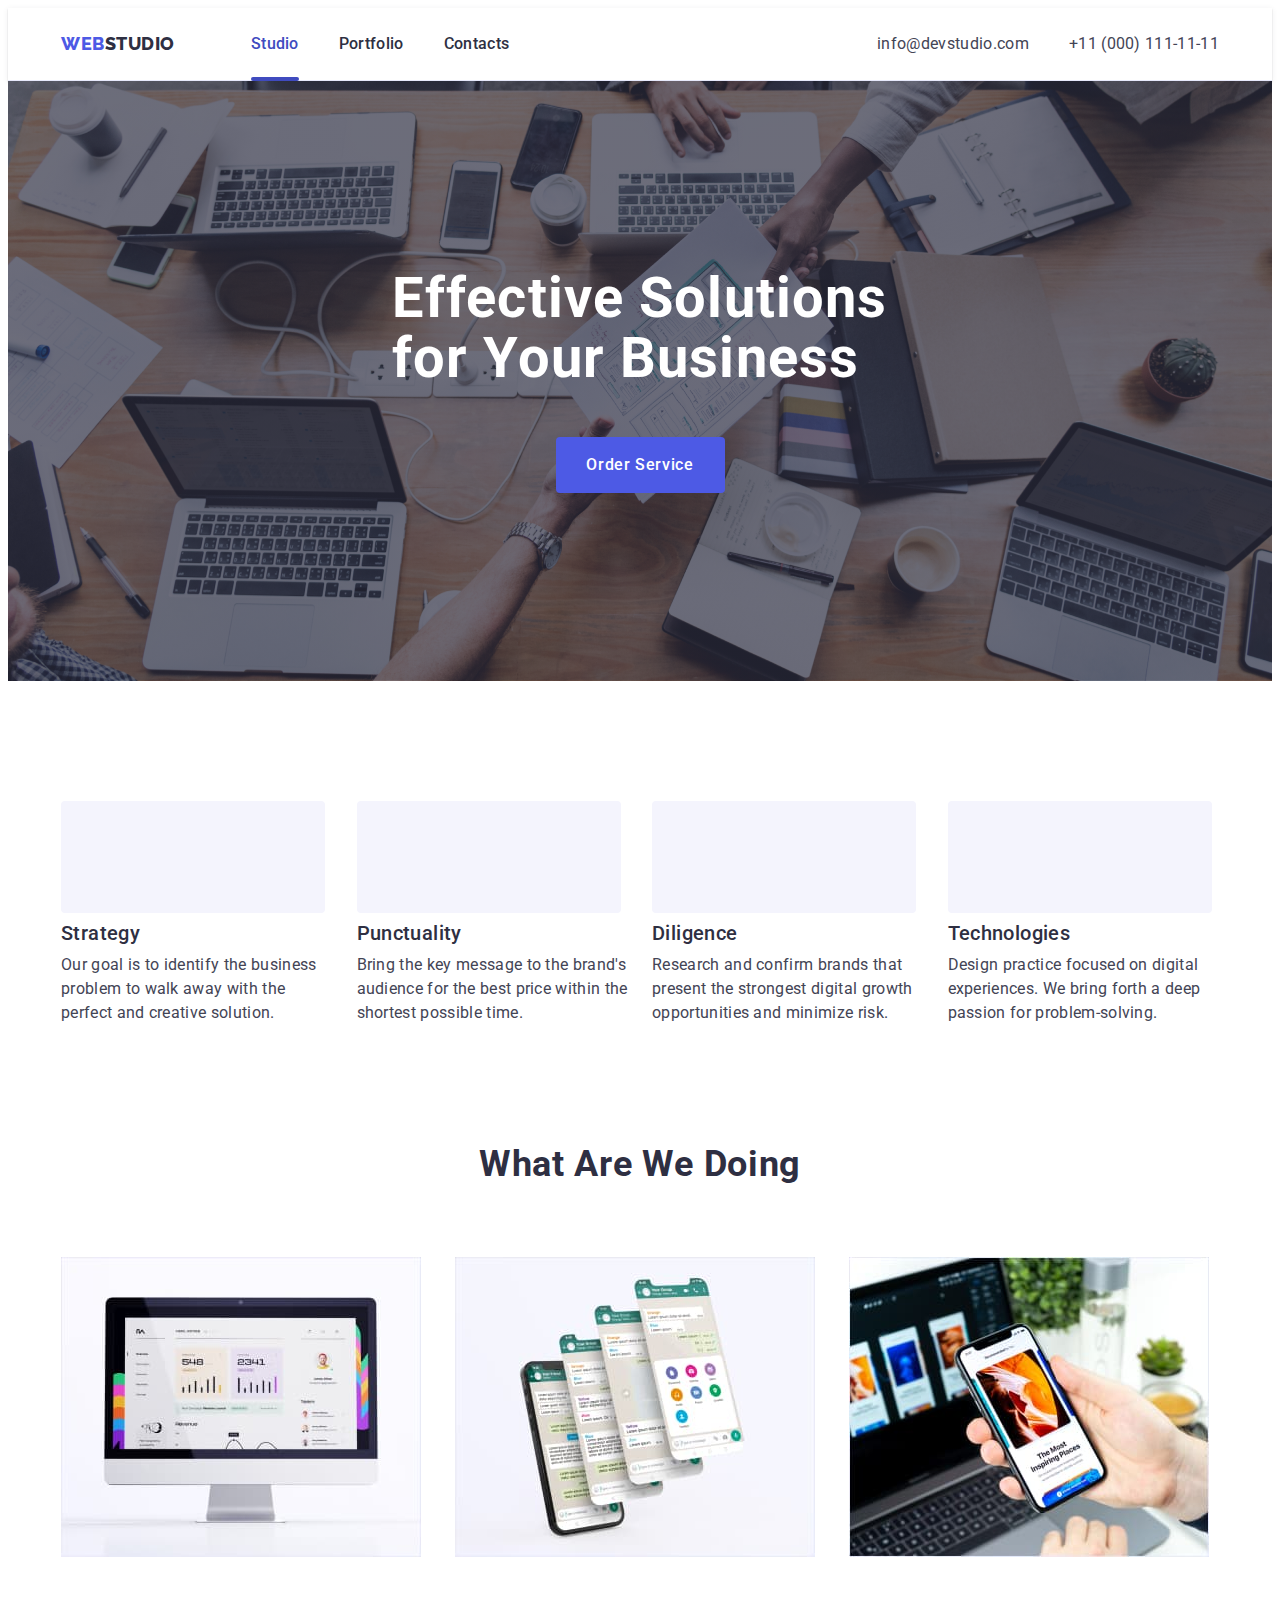
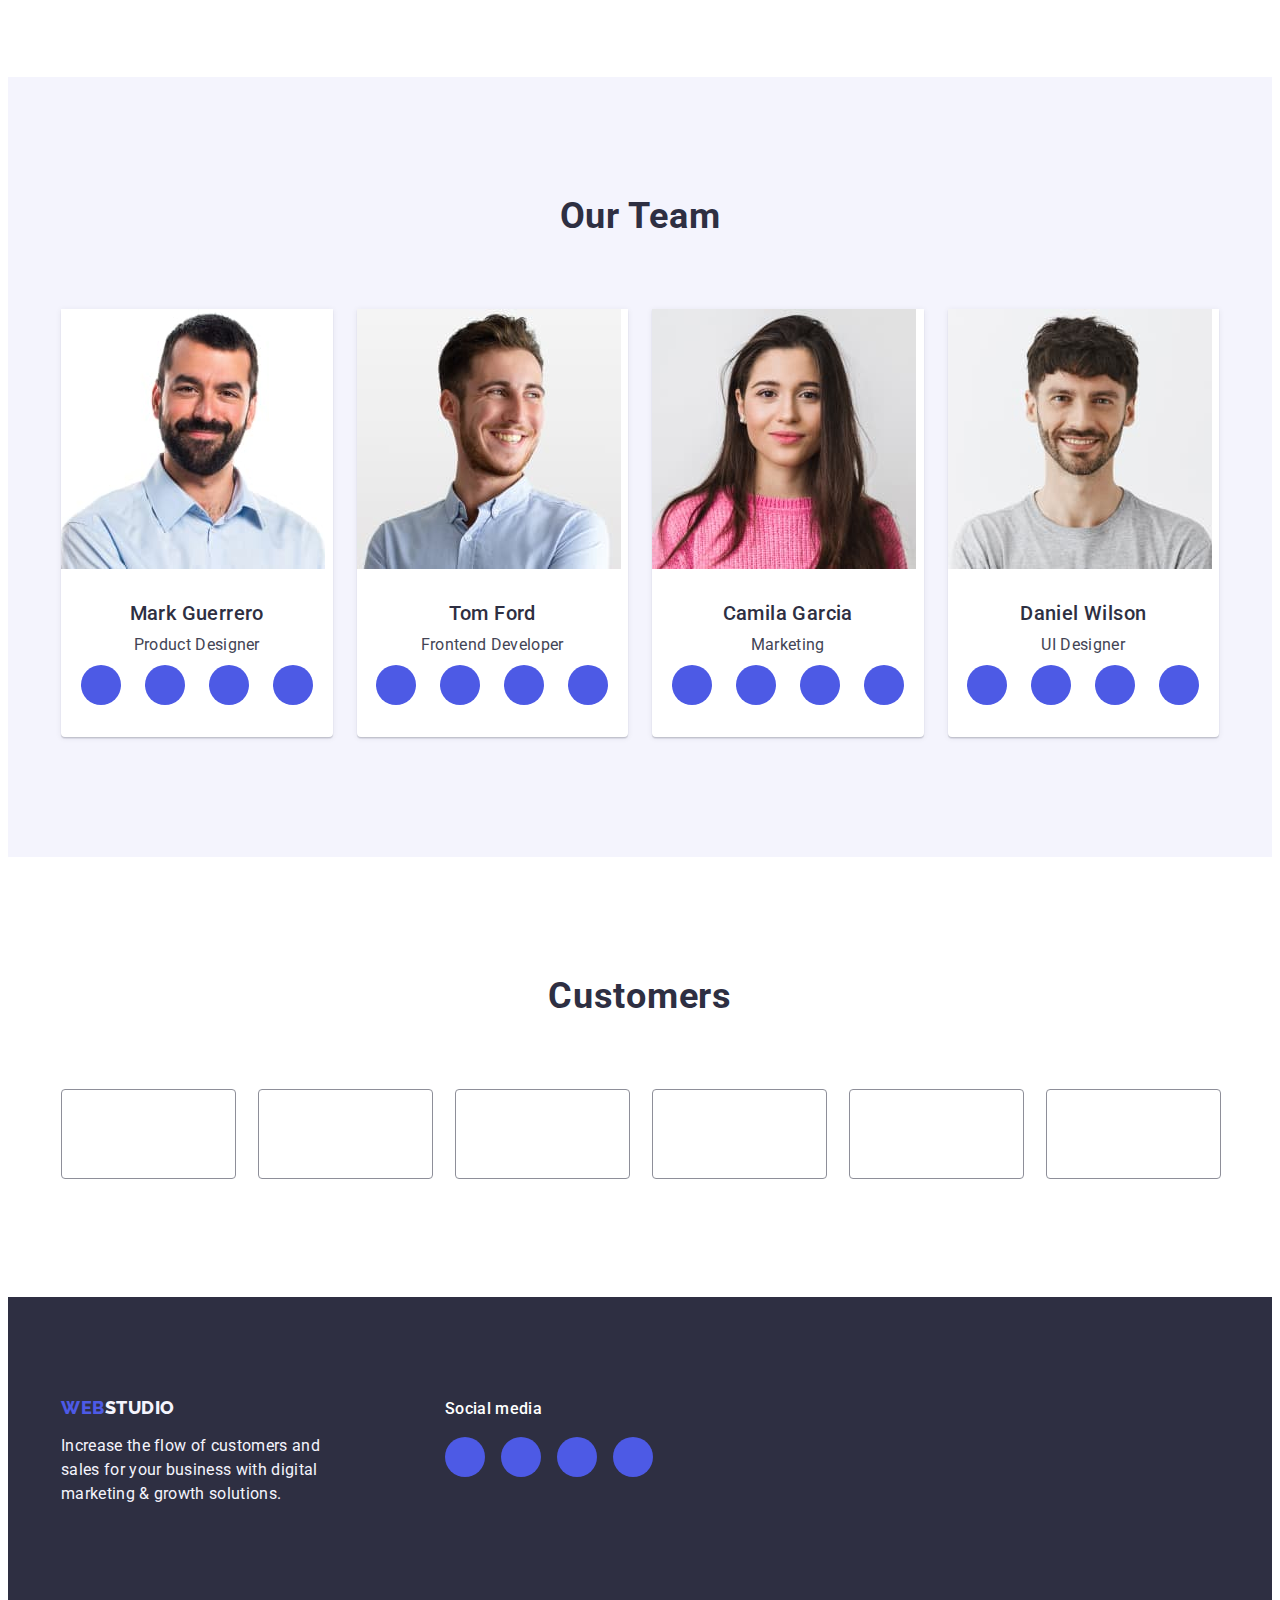
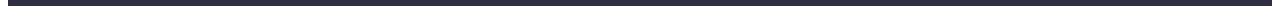
<file: index.html>
<!DOCTYPE html>
<html lang="en">
<head>
    <meta charset="UTF-8">
    <meta name="viewport" content="width=device-width, initial-scale=1.0">
    <title>WebStudio</title>
    <link rel="preconnect" href="https://fonts.googleapis.com">
    <link rel="preconnect" href="https://fonts.gstatic.com" crossorigin>
    <link href="https://fonts.googleapis.com/css2?family=Raleway:wght@800&family=Roboto:wght@400;500;700;900&display=swap"
        rel="stylesheet">
    <link rel="stylesheet" href="https://cdnjs.cloudflare.com/ajax/libs/modern-normalize/2.0.0/modern-normalize.min.css"
        integrity="sha512-4xo8blKMVCiXpTaLzQSLSw3KFOVPWhm/TRtuPVc4WG6kUgjH6J03IBuG7JZPkcWMxJ5huwaBpOpnwYElP/m6wg=="
        crossorigin="anonymous" referrerpolicy="no-referrer" />
    <link rel="stylesheet" href="./css/styles.css">
</head>
<body>
    <header class="header">
        <div class="container header-container">
            <nav class="header-navigation">
                <a class="header-logo link" href="./portfolio.html">Web<span class="header-logo-accent">Studio</span></a>
                <ul class="header-menu list">
                    <li class="header-menu-item"><a class="header-menu-link link current" href="./index.html">Studio</a></li>
                    <li class="header-menu-item"><a class="header-menu-link link" href="./portfolio.html">Portfolio</a></li>
                    <li class="header-menu-item"><a class="header-menu-link link" href="">Contacts</a></li>
                </ul>
            </nav>
            <address class="header-address">
                <ul class="header-address-item list">
                    <li class="header-address-link">
                        <a class="header-address-info link" href="mailto:info@devstudio.com">info@devstudio.com</a>
                    </li>
                    <li class="header-address-link">
                        <a class="header-address-info link" href="tel:+110001111111">+11 (000) 111-11-11</a>
                    </li>
                </ul>
            </address>
        </div>
    </header>
    <main>
        <section class="hero">
            <div class="container hero-container">
                <h1 class="hero-title">
                        Effective Solutions
                        for Your Business
                </h1>
                <button type="button" class="hero-btn" data-modal-open>Order Service</button>
            </div>
        </section>
        <section class="advantages">
           <div class="container">
            <h2 class="visually-hidden">Advantages</h2>
            <ul class="advantages-list list">
                <li class="advantages-item">
                    <div class="advantages-block">
                        <svg class="advantages-item-icon" width="64" height="64">
                            <use href="./images/icons.svg#icon-antenna"></use>
                        </svg>
                    </div>
                    <h3 class="advantages-subtitle">Strategy</h3>
                    <p class="advantages-item-text">
                        Our goal is to identify the business
                        problem to walk away with the perfect and creative solution.
                    </p>
                </li>
                <li class="advantages-item">
                    <div class="advantages-block">
                        <svg class="advantages-item-icon" width="64" height="64">
                            <use href="./images/icons.svg#icon-clock"></use>
                        </svg>
                    </div>
                    <h3 class="advantages-subtitle">Punctuality</h3>
                    <p class="advantages-item-text">
                        Bring the key message to the brand's audience for the best price within the shortest possible
                        time.
                    </p>
                </li>
                <li class="advantages-item">
                    <div class="advantages-block">
                        <svg class="advantages-item-icon" width="64" height="64">
                            <use href="./images/icons.svg#icon-diagram"></use>
                        </svg>
                    </div>
                    <h3 class="advantages-subtitle">Diligence</h3>
                    <p class="advantages-item-text">
                        Research and confirm brands that present the strongest digital growth opportunities and minimize
                        risk.
                    </p>
                </li>
                <li class="advantages-item">
                    <div class="advantages-block">
                        <svg class="advantages-item-icon" width="64" height="64">
                            <use href="./images/icons.svg#icon-astronaut"></use>
                        </svg>
                    </div>
                    <h3 class="advantages-subtitle">Technologies</h3>
                    <p class="advantages-item-text">
                        Design practice focused on digital experiences. We bring forth a deep passion for
                        problem-solving.
                    </p>
                </li>
            </ul>
           </div>
        </section>
        <section id="wedoing" class="wedoing">
            <div class="container">
                <h2 class="wedoing-title">What are we doing</h2>
                <ul class="wedoing-list list">
                    <li class="wedoing-img">
                        <img src="./images/monitor.jpg" alt="monitor" width="360" height="300" />
                    </li>
                    <li class="wedoing-img">
                        <img src="./images/tabs.jpg" alt="tabs" width="360" height="300" />
                    </li>
                    <li class="wedoing-img">
                        <img src="./images/gadgets.jpg" alt="gadgets" width="360" height="300" />
                    </li>
                </ul>
            </div>
        </section>
        <section id="team" class="team">
            <div class="container">
                <h2 class="team-title">Our Team</h2>
                <ul class="team-title-list list">
                    <li class="team-advantages">
                        <img src="./images/mark.jpg" alt="Mark Guerrero" width="264" height="260" />
                        <div class="container-team">
                            <h3 class="team-name">Mark Guerrero</h3>
                            <p class="team-profession">Product Designer</p>
                            <ul class="team-media-list list">
                                <li class="team-media-icon"> 
                                    <a class="team-advantages-media" href="" aria-label="instagram" target="_blank" rel="no-referrer">
                                        <svg class="team-advantages-icon" width="16" height="16">
                                            <use href="./images/icons.svg#icon-instagram"></use>
                                        </svg>
                                    </a>
                                </li>
                                <li class="team-media-icon">
                                    <a class="team-advantages-media" href="" aria-label="twitter" target="_blank" rel="no-referrer">
                                        <svg class="team-advantages-icon" width="16" height="16">
                                            <use href="./images/icons.svg#icon-twitter"></use>
                                        </svg>
                                    </a>
                                </li>
                                <li class="team-media-icon">
                                    <a class="team-advantages-media" href="" aria-label="facebook" target="_blank" rel="no-referrer">
                                        <svg class="team-advantages-icon" width="16" height="16">
                                            <use href="./images/icons.svg#icon-facebook"></use>
                                        </svg>
                                    </a>
                                </li>
                                <li class="team-media-icon">
                                    <a class="team-advantages-media" href="" aria-label="linkedin" target="_blank" rel="no-referrer">
                                        <svg class="team-advantages-icon" width="16" height="16">
                                            <use href="./images/icons.svg#icon-linkedin"></use>
                                        </svg>
                                    </a>
                                </li>
                            </ul>
                        </div>
                    </li>
                    <li class="team-advantages">
                        <img src="./images/tom.jpg" alt="Tom Ford" width="264" height="260" />
                        <div class="container-team">
                            <h3 class="team-name">Tom Ford</h3>
                            <p class="team-profession">Frontend Developer</p>
                            <ul class="team-media-list list">
                                <li class="team-media-icon">
                                    <a class="team-advantages-media" href="" aria-label="instagram" target="_blank" rel="no-referrer">
                                        <svg class="team-advantages-icon" width="16">
                                            <use href="./images/icons.svg#icon-instagram"></use>
                                        </svg>
                                    </a>
                                </li>
                                <li class="team-media-icon">
                                    <a class="team-advantages-media" href="" aria-label="twitter" target="_blank" rel="no-referrer">
                                        <svg class="team-advantages-icon" width="16">
                                            <use href="./images/icons.svg#icon-twitter"></use>
                                        </svg>
                                    </a>
                                </li>
                                <li class="team-media-icon">
                                    <a class="team-advantages-media" href="" aria-label="facebook" target="_blank" rel="no-referrer">
                                        <svg class="team-advantages-icon" width="16">
                                            <use href="./images/icons.svg#icon-facebook"></use>
                                        </svg>
                                    </a>
                                </li>
                                <li class="team-media-icon">
                                    <a class="team-advantages-media" href="" aria-label="linkedin" target="_blank" rel="no-referrer">
                                        <svg class="team-advantages-icon" width="16">
                                            <use href="./images/icons.svg#icon-linkedin"></use>
                                        </svg>
                                    </a>
                                </li>
                            </ul>
                        </div>
                    </li>
                    <li class="team-advantages">
                        <img src="./images/camila.jpg" alt="Camila Garcia" width="264" height="260" />
                        <div class="container-team">
                            <h3 class="team-name">Camila Garcia</h3>
                            <p class="team-profession">Marketing</p>
                            <ul class="team-media-list list">
                                <li class="team-media-icon">
                                    <a class="team-advantages-media" href="" aria-label="instagram" target="_blank" rel="no-referrer">
                                        <svg class="team-advantages-icon" width="16" height="16">
                                            <use href="./images/icons.svg#icon-instagram"></use>
                                        </svg>
                                    </a>
                                </li>
                                <li class="team-media-icon">
                                    <a class="team-advantages-media" href="" aria-label="twitter" target="_blank" rel="no-referrer">
                                        <svg class="team-advantages-icon" width="16" height="16">
                                            <use href="./images/icons.svg#icon-twitter"></use>
                                        </svg>
                                    </a>
                                </li>
                                <li class="team-media-icon">
                                    <a class="team-advantages-media" href="" aria-label="facebook" target="_blank" rel="no-referrer">
                                        <svg class="team-advantages-icon" width="16" height="16">
                                            <use href="./images/icons.svg#icon-facebook"></use>
                                        </svg>
                                    </a>
                                </li>
                                <li class="team-media-icon">
                                    <a class="team-advantages-media" href="" aria-label="linkedin" target="_blank" rel="no-referrer">
                                        <svg class="team-advantages-icon" width="16" height="16">
                                            <use href="./images/icons.svg#icon-linkedin"></use>
                                        </svg>
                                    </a>
                                </li>
                            </ul>
                        </div>
                    </li>
                    <li class="team-advantages">
                        <img src="./images/daniel.jpg" alt="Daniel Wilson" width="264" height="260" />
                        <div class="container-team">
                            <h3 class="team-name">Daniel Wilson</h3>
                            <p class="team-profession">UI Designer</p>
                            <ul class="team-media-list list">
                                <li class="team-media-icon">
                                    <a class="team-advantages-media" href="" aria-label="instagram" target="_blank" rel="no-referrer">
                                        <svg class="team-advantages-icon" width="16" height="16">
                                            <use href="./images/icons.svg#icon-instagram"></use>
                                        </svg>
                                    </a>
                                </li>
                                <li class="team-media-icon">
                                    <a class="team-advantages-media" href="" aria-label="twitter" target="_blank" rel="no-referrer">
                                        <svg class="team-advantages-icon" width="16" height="16">
                                            <use href="./images/icons.svg#icon-twitter"></use>
                                        </svg>
                                    </a>
                                </li>
                                <li class="team-media-icon">
                                    <a class="team-advantages-media" href="" aria-label="facebook" target="_blank" rel="no-referrer">
                                        <svg class="team-advantages-icon" width="16" height="16">
                                            <use href="./images/icons.svg#icon-facebook"></use>
                                        </svg>
                                    </a>
                                </li>
                                <li class="team-media-icon">
                                    <a class="team-advantages-media" href="" aria-label="linkedin" target="_blank" rel="no-referrer">
                                        <svg class="team-advantages-icon" width="16" height="16">
                                            <use href="./images/icons.svg#icon-linkedin"></use>
                                        </svg>
                                    </a>
                                </li>
                            </ul>
                        </div>
                    </li>
                </ul>
            </div>
        </section>
        <section class="companies">
            <div class="container">
                <h2 class="companies-title">Customers</h2>
                <ul class="companies-title-list list">
                    <li class="companies-list">
                        <a class="companies-list-icon" href="" aria-label="linkedin" target="_blank" rel="no-referrer">
                            <svg class="companies-icon" width="104" height="56">
                                <use href="./images/icons.svg#icon-client1"></use>
                            </svg>
                        </a>
                    </li>
                    <li class="companies-list">
                        <a class="companies-list-icon" href="" aria-label="linkedin" target="_blank" rel="no-referrer">
                            <svg class="companies-icon" width="104" height="56">
                                <use href="./images/icons.svg#icon-client2"></use>
                            </svg>
                        </a>
                    </li>
                    <li class="companies-list">
                        <a class="companies-list-icon" href="" aria-label="linkedin" target="_blank" rel="no-referrer">
                            <svg class="companies-icon" width="104" height="56">
                                <use href="./images/icons.svg#icon-client3"></use>
                            </svg>
                        </a>
                    </li>
                    <li class="companies-list">
                       <a class="companies-list-icon" href="" aria-label="linkedin" target="_blank" rel="no-referrer">
                        <svg class="companies-icon" width="104" height="56">
                            <use href="./images/icons.svg#icon-client4"></use>
                        </svg>
                       </a>
                    </li>
                    <li class="companies-list">
                        <a class="companies-list-icon" href="" aria-label="linkedin" target="_blank" rel="no-referrer">
                            <svg class="companies-icon" width="104" height="56">
                                <use href="./images/icons.svg#icon-client5"></use>
                            </svg>
                        </a>
                    </li>
                    <li class="companies-list">
                        <a class="companies-list-icon" href="" aria-label="linkedin" target="_blank" rel="no-referrer">
                            <svg class="companies-icon" width="104" height="56">
                                <use href="./images/icons.svg#icon-client6"></use>
                            </svg>
                        </a>
                    </li>
                </ul>
            </div>
        </section>
    </main>
    <footer id="footer" class="footer">
        <div class="container footer-cotainer">
            <div class="footer-cotainer-logo">
                <a class="footer-logo link" href="./index.html">Web<span class="footer-logo-accent">Studio</span></a>
                <p class="footer-text">
                    Increase the flow of customers and sales for your business with digital marketing & growth solutions.
                </p>
            </div>
            <div class="footer-media">
                <p class="footer-media-title">Social media</p>
                <ul class="footer-media-list list">
                    <li class="footer-media-social">
                        <a class="footer-media-link link" href="" aria-label="instagram" target="_blank" rel="no-referrer">
                            <svg class="footer-media-icon" width="24" height="24">
                                <use href="./images/icons.svg#icon-instagram"></use>
                            </svg>
                        </a>
                    </li>
                    <li class="footer-media-social">
                        <a class="footer-media-link link" href="" aria-label="twitter" target="_blank" rel="no-referrer">
                            <svg class="footer-media-icon" width="24" height="24">
                                <use href="./images/icons.svg#icon-twitter"></use>
                            </svg>
                        </a>
                    </li>
                    <li class="footer-media-social">
                        <a class="footer-media-link link" href="" aria-label="facebook" target="_blank" rel="no-referrer">
                            <svg class="footer-media-icon" width="24" height="24">
                                <use href="./images/icons.svg#icon-facebook"></use>
                            </svg>
                        </a>
                    </li>
                    <li class="footer-media-social">
                        <a class="footer-media-link link" href="" aria-label="linkedin" target="_blank" rel="no-referrer">
                            <svg class="footer-media-icon" width="24" height="24">
                                <use href="./images/icons.svg#icon-linkedin"></use>
                            </svg>
                        </a>
                    </li>
                </ul>
            </div>
        </div>
    </footer>
    <div class="backdrop is-hidden" data-modal>
        <div class="modal">
            <button type="button" class="modal-close-btn" data-modal-close>
                <svg class="modal-icon-close" width="8" height="8">
                    <use href="./images/icons.svg#icon-close-black"></use>
                </svg>
            </button>
        </div>
    </div>
    <script src="./js/modal.js"></script>
</body>
</html>
</file>
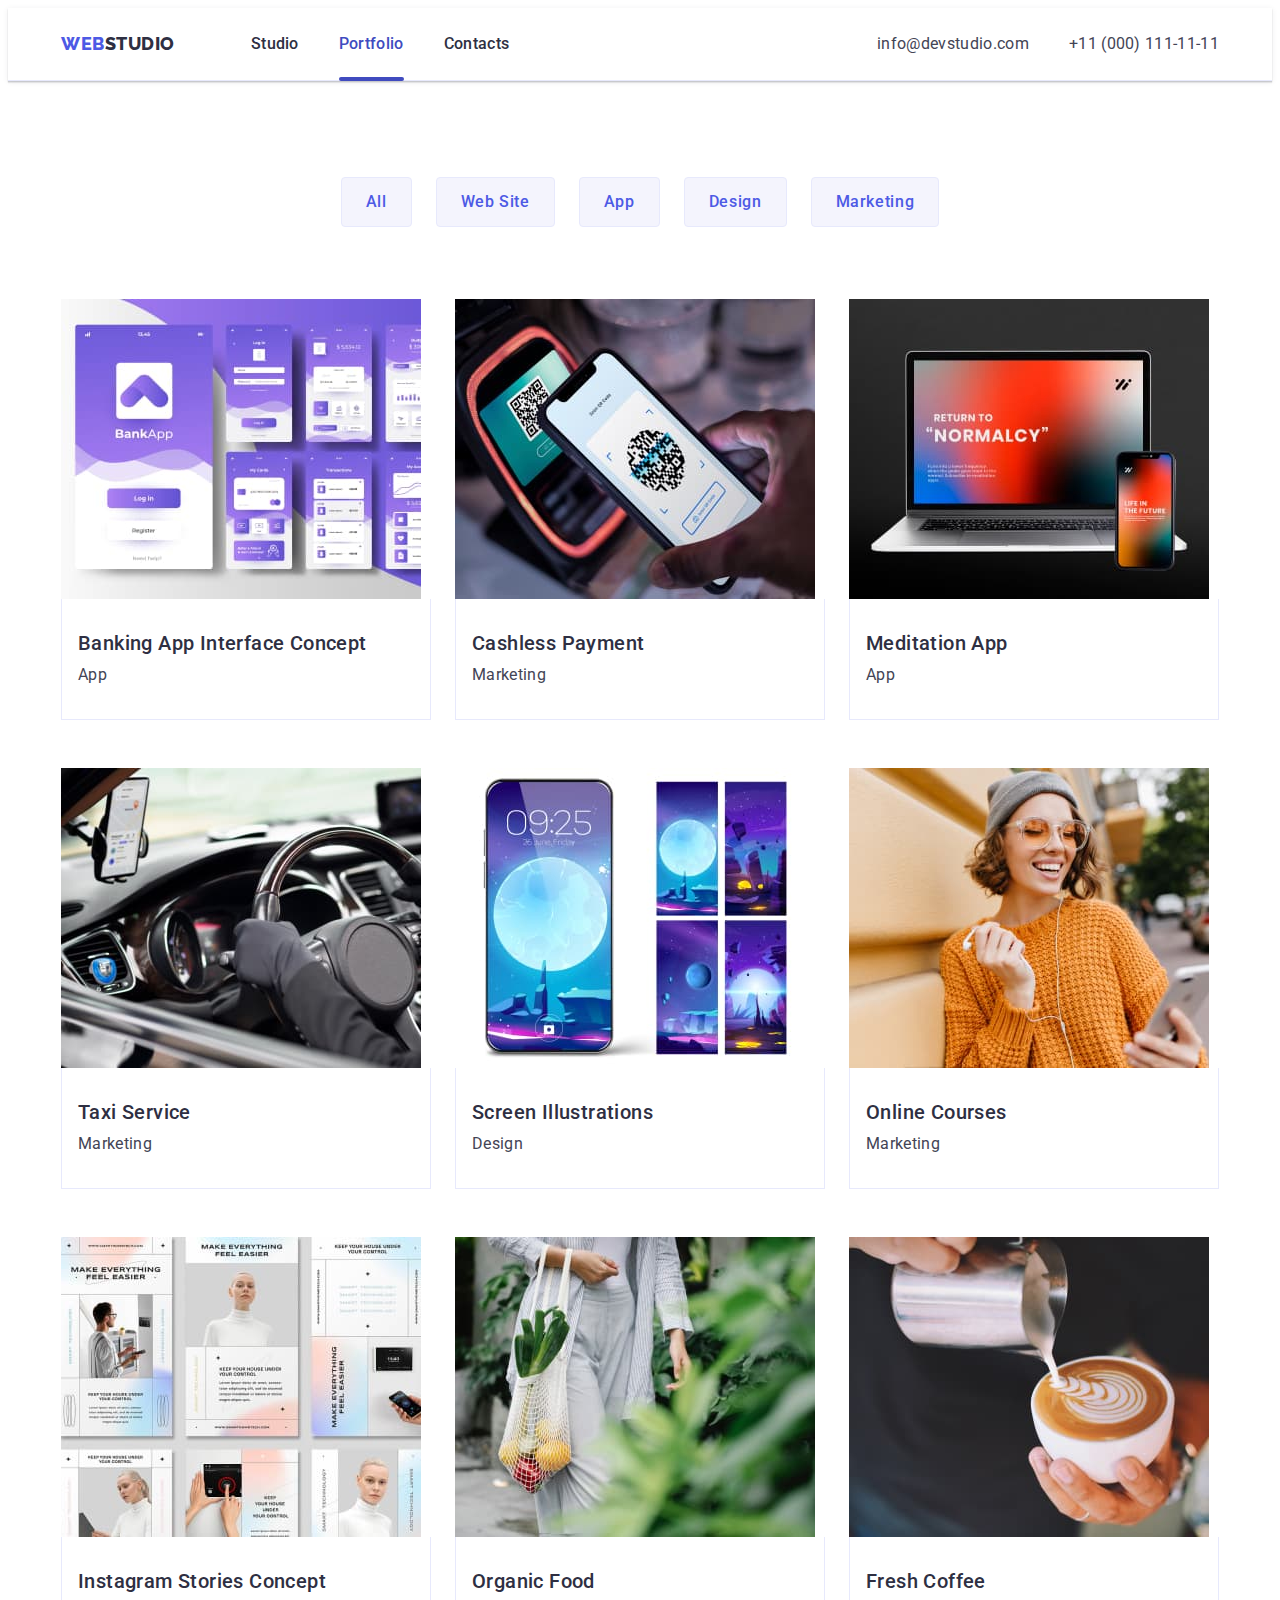
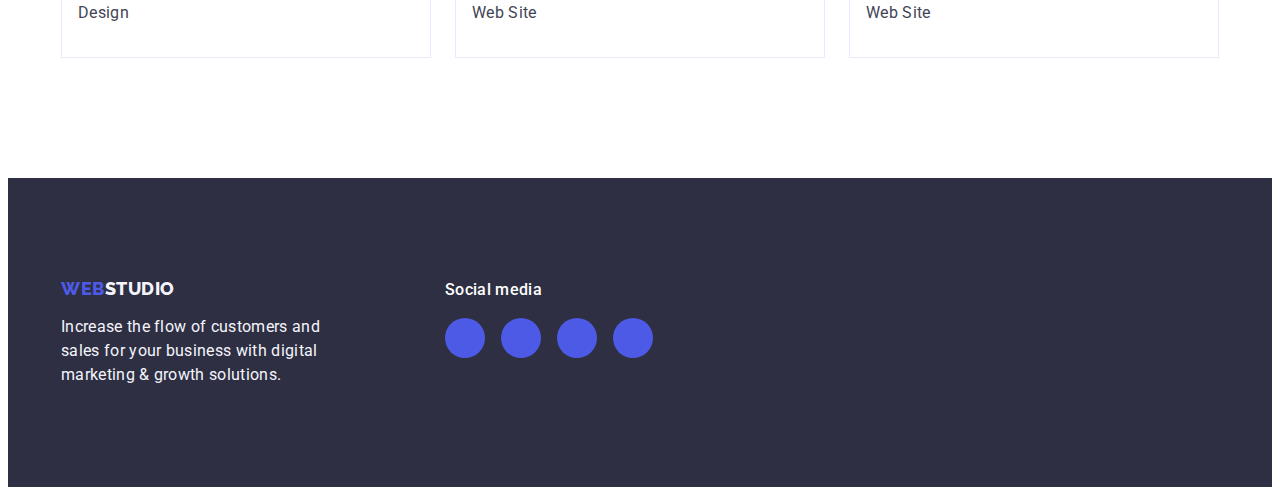
<file: portfolio.html>
<!DOCTYPE html>
<html lang="en">
<head>
    <meta charset="UTF-8">
    <meta name="viewport" content="width=device-width, initial-scale=1.0">
    <title>portfolio</title>
    <link rel="preconnect" href="https://fonts.googleapis.com">
    <link rel="preconnect" href="https://fonts.gstatic.com" crossorigin>
    <link href="https://fonts.googleapis.com/css2?family=Raleway:wght@800&family=Roboto:wght@400;500;700;900&display=swap"
        rel="stylesheet">
    <link rel="stylesheet" href="https://cdnjs.cloudflare.com/ajax/libs/modern-normalize/2.0.0/modern-normalize.min.css"
        integrity="sha512-4xo8blKMVCiXpTaLzQSLSw3KFOVPWhm/TRtuPVc4WG6kUgjH6J03IBuG7JZPkcWMxJ5huwaBpOpnwYElP/m6wg=="
        crossorigin="anonymous" referrerpolicy="no-referrer" />
    <link rel="stylesheet" href="./css/styles.css">
</head>
<body>
    <header class="header">
        <div class="container header-container">
            <nav class="header-navigation">
                <a class="header-logo link" href="./portfolio.html">Web<span class="header-logo-accent">Studio</span></a>
                <ul class="header-menu list">
                    <li class="header-menu-item"><a class="header-menu-link link" href="./index.html">Studio</a></li>
                    <li class="header-menu-item"><a class="header-menu-link link current" href="./portfolio.html">Portfolio</a></li>
                    <li class="header-menu-item"><a class="header-menu-link link" href="">Contacts</a></li>
                </ul>
            </nav>
            <address class="header-address">
                <ul class="header-address-item list">
                    <li class="header-address-link">
                        <a class="header-address-info link" href="mailto:info@devstudio.com">info@devstudio.com</a>
                    </li>
                    <li class="header-address-link">
                        <a class="header-address-info link" href="tel:+110001111111">+11 (000) 111-11-11</a>
                    </li>
                </ul>
            </address>
        </div>
    </header>
    <main>
        <section class="menu">
            <div class="container">
                <h1 class="visually-hidden">menu</h1>
                <ul class="menu-list list">
                    <li class="menu-list-button link">
                            <button type="button" class="menu-button-link">All</button>
                    </li>
                    <li class="menu-list-button">
                            <button type="button" class="menu-button-link">Web Site</button>
                    </li>
                    <li class="menu-list-button">
                            <button type="button" class="menu-button-link">App</button>
                    </li>
                    <li class="menu-list-button">
                            <button type="button" class="menu-button-link">Design</button>
                    </li>
                    <li class="menu-list-button">
                            <button type="button" class="menu-button-link">Marketing</button>
                    </li>
                </ul>
                <ul class="options list">
                    <li class="options-list">
                        <a class="link-picture link" href="">
                            <div class="options-list-picture">
                                <img src="./images/bankapp.jpg" alt="bankapp" width="360" height="300" />
                                <p class="options-cover-text">
                                    14 Stylish and User-Friendly App Design Concepts · Task Manager App · Calorie Tracker App · Exotic Fruit
                                    Ecommerce
                                    App ·
                                    Cloud Storage App
                                </p>
                            </div>
                            <div class="options-header">
                                <h2 class="options-list-head">Banking App Interface Concept</h2>
                                <p class="options-list-function">App</p>
                            </div>
                        </a>
                    </li>
                    <li class="options-list">
                        <a class="link-picture link" href="">
                            <div class="options-list-picture">
                                <img src="./images/qrcode.jpg" alt="code" width="360" height="300" />
                                <p class="options-cover-text">
                                    14 Stylish and User-Friendly App Design Concepts · Task Manager App · Calorie Tracker App · Exotic Fruit
                                    Ecommerce
                                    App ·
                                    Cloud Storage App
                                </p>
                            </div>
                            <div class="options-header">
                                <h2 class="options-list-head">Cashless Payment</h2>
                                <p class="options-list-function">Marketing</p>
                            </div>
                        </a>
                    </li>
                    <li class="options-list">
                        <a class="link-picture link" href="">
                            <div class="options-list-picture">
                                <img src="./images/gadgets2.jpg" alt="gadgets2" width="360" height="300" />
                                <p class="options-cover-text">
                                    14 Stylish and User-Friendly App Design Concepts · Task Manager App · Calorie Tracker App · Exotic Fruit
                                    Ecommerce
                                    App ·
                                    Cloud Storage App
                                </p>
                            </div>
                            <div class="options-header">
                                <h2 class="options-list-head">Meditation App</h2>
                                <p class="options-list-function">App</p>
                            </div>
                        </a>
                    </li>
                    <li class="options-list">
                        <a class="link-picture link" href="">
                            <div class="options-list-picture">
                                <img src="./images/wheel.jpg" alt="wheel" width="360" height="300" />
                                <p class="options-cover-text">
                                    14 Stylish and User-Friendly App Design Concepts · Task Manager App · Calorie Tracker App · Exotic Fruit
                                    Ecommerce
                                    App ·
                                    Cloud Storage App
                                </p>
                            </div>
                            <div class="options-header">
                                <h2 class="options-list-head">Taxi Service</h2>
                                <p class="options-list-function">Marketing</p>
                            </div>
                        </a>
                    </li>
                    <li class="options-list">
                        <a class="link-picture link" href="">
                            <div class="options-list-picture">
                                <img src="./images/themes.jpg" alt="themes" width="360" height="300" />
                                <p class="options-cover-text">
                                    14 Stylish and User-Friendly App Design Concepts · Task Manager App · Calorie Tracker App · Exotic Fruit
                                    Ecommerce
                                    App ·
                                    Cloud Storage App
                                </p>
                            </div>
                            <div class="options-header">
                                <h2 class="options-list-head">Screen Illustrations</h2>
                                <p class="options-list-function">Design</p>
                            </div>
                        </a>
                    </li>
                    <li class="options-list">
                        <a class="link-picture link" href="">
                            <div class="options-list-picture">
                                <img src="./images/woman.jpg" alt="woman" width="360" height="300" />
                                <p class="options-cover-text">
                                    14 Stylish and User-Friendly App Design Concepts · Task Manager App · Calorie Tracker App · Exotic Fruit
                                    Ecommerce
                                    App ·
                                    Cloud Storage App
                                </p>
                            </div>
                            <div class="options-header">
                                <h2 class="options-list-head">Online Courses</h2>
                                <p class="options-list-function">Marketing</p>
                            </div>
                        </a>
                    </li>
                    <li class="options-list">
                        <a class="link-picture link" href="">
                            <div class="options-list-picture">
                                <img src="./images/instagramstories.jpg" alt="instagramstories" width="360" height="300" />
                                <p class="options-cover-text">
                                    14 Stylish and User-Friendly App Design Concepts · Task Manager App · Calorie Tracker App · Exotic Fruit
                                    Ecommerce
                                    App ·
                                    Cloud Storage App
                                </p>
                            </div>
                            <div class="options-header">
                                <h2 class="options-list-head">Instagram Stories Concept</h2>
                                <p class="options-list-function">Design</p>
                            </div>
                        </a>
                    </li>
                    <li class="options-list">
                        <a class="link-picture link" href="">
                            <div class="options-list-picture">
                                <img src="./images/products.jpg" alt="products" width="360" height="300" />
                                <p class="options-cover-text">
                                    14 Stylish and User-Friendly App Design Concepts · Task Manager App · Calorie Tracker App · Exotic Fruit
                                    Ecommerce
                                    App ·
                                    Cloud Storage App
                                </p>
                            </div>
                            <div class="options-header">
                                <h2 class="options-list-head">Organic Food</h2>
                                <p class="options-list-function">Web Site</p>
                            </div>
                        </a>
                    </li>
                    <li class="options-list">
                        <a class="link-picture link" href="">
                            <div class="options-list-picture">
                                <img src="./images/latte.jpg" alt="latte" width="360" height="300" />
                                <p class="options-cover-text">
                                    14 Stylish and User-Friendly App Design Concepts · Task Manager App · Calorie Tracker App · Exotic Fruit
                                    Ecommerce
                                    App ·
                                    Cloud Storage App
                                </p>
                            </div>
                            <div class="options-header">
                                <h2 class="options-list-head">Fresh Coffee</h2>
                                <p class="options-list-function">Web Site</p>
                            </div>
                        </a>
                    </li>
                </ul>
            </div>
        </section>
    </main>
    <footer id="footer" class="footer">
        <div class="container footer-cotainer">
            <div class="footer-cotainer-logo">
                <a class="footer-logo link" href="./portfolio.html">Web<span class="footer-logo-accent">Studio</span></a>
                <p class="footer-text">
                    Increase the flow of customers and sales for your business with digital marketing & growth solutions.
                </p>
            </div>
            <div class="footer-media">
                <p class="footer-media-title">Social media</p>
                <ul class="footer-media-list list">
                    <li class="footer-media-social">
                        <a class="footer-media-link link" href="" aria-label="instagram" target="_blank" rel="no-referrer">
                            <svg class="footer-media-icon" width="24" height="24">
                                <use href="./images/icons.svg#icon-instagram"></use>
                            </svg>
                        </a>
                    </li>
                    <li class="footer-media-social">
                        <a class="footer-media-link link" href="" aria-label="twitter" target="_blank" rel="no-referrer">
                            <svg class="footer-media-icon" width="24" height="24">
                                <use href="./images/icons.svg#icon-twitter"></use>
                            </svg>
                        </a>
                    </li>
                    <li class="footer-media-social">
                        <a class="footer-media-link link" href="" aria-label="facebook" target="_blank" rel="no-referrer">
                            <svg class="footer-media-icon" width="24" height="24">
                                <use href="./images/icons.svg#icon-facebook"></use>
                            </svg>
                        </a>
                    </li>
                    <li class="footer-media-social">
                        <a class="footer-media-link link" href="" aria-label="linkedin" target="_blank" rel="no-referrer">
                            <svg class="footer-media-icon" width="24" height="24">
                                <use href="./images/icons.svg#icon-linkedin"></use>
                            </svg>
                        </a>
                    </li>
                </ul>
            </div>
        </div>
    </footer>
</body>
</html>
</file>
<file: css/styles.css>
:root {
    --accent-color: #4D5AE5;
    --main-color: #2E2F42;
    --color-white: #F4F4FD;
    --color-blau: #404BBF;
    --color-text: #434455;
    --color-border: #E7E9FC;
    --color-icon: #8e8f99;
    --color-paragraph: #FFFFFF;
}

p,
h1,
h2,
h3,
h4,
h5,
h6 {
    margin-top: 0;
    margin-bottom: 0;
}

ul, 
ol {
    margin-top: 0;
    margin-bottom: 0;
    padding-left: 0;
}

body {
    font-family: "Roboto", sans-serif;
    color: #434455;
    background-color: #FFFFFF;
}

img {
    display: block;
}

.container {
    width: 100%;
    max-width: 1158px;
    padding-right: 15px;
    padding-left: 15px;
    margin: 0 auto;
}

.visually-hidden {
    position: absolute;
    width: 1px;
    height: 1px;
    margin: -1px;
    border: 0;
    padding: 0;
    white-space: nowrap;
    clip-path: inset(100%);
    clip: rect(0 0 0 0);
    overflow: hidden;
}

.link {
    text-decoration: none;
}

.list {
    list-style-type: none;
}

/*--------------HEADER-----------------*/

.header {
    border-bottom: 1px solid #E7E9FC;
    box-shadow: 0px 2px 1px rgba(46, 47, 66, 0.08),
        0px 1px 1px rgba(46, 47, 66, 0.16),
        0px 1px 6px rgba(46, 47, 66, 0.08);
}

.header-logo {
    color: var(--accent-color);
    font-size: 18px;
    font-family: Raleway, sans-serif;
    font-weight: 800;
    line-height: 1.17;
    letter-spacing: 0.03em;
    text-transform: uppercase;
    padding: 24px 0;
    margin-right: 76px
}

.header-logo-accent {
    color: var(--main-color);
}

.header-container {
    display: flex;
    align-items: center;
    justify-content: space-between;
}

.header-navigation {
    display: flex;
    align-items: center;
}

.header-menu {
    display: flex;
    gap: 40px;
}

.header-address-item {
    display: flex;
    gap: 40px;
}

.header-menu-link {
    color: var(--main-color);
    font-size: 16px;
    font-weight: 500;
    line-height: 1.5;
    letter-spacing: 0.02em;
    padding: 24px 0;
    display: block;
    transition: color 250ms cubic-bezier(0.4, 0, 0.2, 1);
}

.header-menu-link:hover,
.header-menu-link:focus {
    color: var(--color-blau);
}

.header-address {
    font-style: normal;
}

.header-address-info {
    color: #434455;
    font-size: 16px;
    font-style: normal;
    font-weight: 400;
    line-height: 1.5;
    letter-spacing: 0.02em;
    padding: 24px 0;
    display: block;
    transition: color 250ms cubic-bezier(0.4, 0, 0.2, 1);
}

.current {
    position: relative;
    color: var(--color-blau);
}

.current::after {
    content: '';
    position: absolute;
    bottom: -1px;
    left: 0;
    width: 100%;
    height: 4px;
    border-radius: 2px;
    background: var(--color-blau);
}

.header-address-info:hover,
.header-address-info:focus {
    color: var(--color-blau);
}

/*--------------HERO-----------------*/

.hero {
    background: var(--main-color);
    padding: 188px 0;
    background-image: linear-gradient(rgba(46, 47, 66, 0.70), rgba(46, 47, 66, 0.70)),
    url(../images/hero-bg.jpg);
    max-width: 1440px;
    margin: 0 auto;
    background-repeat: no-repeat;
    background-position: center;
    background-size: cover;
}

.hero-title {
    color: #FFF;
    font-size: 56px;
    font-weight: 700;
    line-height: 1.07;
    letter-spacing: 0.02em;
    max-width: 496px;
    margin: 0 auto;
    margin-bottom: 48px;
}

.hero-btn {
    color: #FFF;
    font-size: 16px;
    font-family: Roboto, sans-serif;
    font-weight: 500;
    line-height: 1.5;
    letter-spacing: 0.04em;
    background: var(--accent-color);
    cursor: pointer;
    display: block;
    min-width: 169px;
    height: 56px;
    border: none;
    margin: 0 auto;
    border-radius: 4px;
    transition: background-color 250ms cubic-bezier(0.4, 0, 0.2, 1);
}

.hero-btn:hover,
.hero-btn:focus {
    background: var(--color-blau);
}

/*--------------ADVANTAGES-----------------*/

.advantages {
    padding-top: 120px;
    padding-bottom: 120px;
}

.advantages-list {
    display: flex;
    gap: 24px;
}

.advantages-item {
    width: calc((100% - 24px*3) / 4);
    border-radius: 4px;
}

.advantages-block {
    width: 264px;
    height: 112px;
    flex-shrink: 0;
    border-radius: 4px;
    background: var(--color-white);
    display: flex;
    align-items: center;
    justify-content: center;
    margin-bottom: 8px;
}

.advantages-item-icon {
    height: 64px;
}

.advantages-subtitle {
    color: var(--main-color);
    font-size: 20px;
    font-weight: 500;
    line-height: 1.2;
    letter-spacing: 0.02em;
    margin-bottom: 8px;
}

.advantages-item-text {
    font-size: 16px;
    font-weight: 400;
    line-height: 1.5;
    letter-spacing: 0.02em;
}

/*--------------WEDOING-----------------*/

.wedoing {
    padding-bottom: 120px;
}

.wedoing-title {
    color: var(--main-color);
    text-align: center;
    font-size: 36px;
    font-weight: 700;
    line-height: 1.11;
    letter-spacing: 0.02em;
    text-transform: capitalize;
    margin-bottom: 72px;
}

.wedoing-list {
    display: flex;
    gap: 24px;
}

.wedoing-img {
    width: calc((100% - 48px) / 3);
}

/*--------------TEAM-----------------*/

.team {
    background-color: var(--color-white);
    padding-top: 120px;
    padding-bottom: 120px;
}

.team-title {
    color: var(--main-color);
    text-align: center;
    font-size: 36px;
    font-weight: 700;
    line-height: 1.11;
    letter-spacing: 0.02em;
    text-transform: capitalize;
    margin-bottom: 72px;
}

.team-title-list {
    display: flex;
    gap: 24px;
}

.team-advantages {
    background-color: #FFFFFF;
    width: calc((100% - 3*24px) / 4);
    border-radius: 0px 0px 4px 4px;
    box-shadow: 0px 1px 6px rgba(46, 47, 66, 0.08),
        0px 1px 1px rgba(46, 47, 66, 0.16),
        0px 2px 1px rgba(46, 47, 66, 0.08);
}

.container-team {
    padding: 32px 0;
}

.team-name {
    color: var(--main-color);
    font-size: 20px;
    font-weight: 500;
    line-height: 1.2;
    letter-spacing: 0.02em;
    text-align: center;
    margin-bottom: 8px;
}

.team-profession {
    font-size: 16px;
    font-weight: 400;
    line-height: 1.5;
    letter-spacing: 0.02em;
    text-align: center;
    justify-content: center;
    margin-bottom: 8px;
}

.team-media-list {
    display: flex;
    justify-content: center;
    gap: 24px;
}

.team-media-icon {
    width: 40px;
    height: 40px;
    padding-bottom: 0px;
}

.team-advantages-media {
    width: 100%;
    height: 100%;
    background-color: var(--accent-color);
    border-radius: 50%;
    flex-direction: column;
    display: flex;
    align-items: center;
    justify-content: center;
    color: var(--color-white);
    transition: background-color 250ms cubic-bezier(0.4, 0, 0.2, 1);
}

.team-advantages-media:hover,
.team-advantages-media:focus {
    background-color: var(--color-blau);
}

.team-advantages-icon {
    fill: currentColor;
    height: 16px;
}

/*--------------CUSTOMERS-----------------*/

.companies {
    padding-top: 120px;
    padding-bottom: 120px;
}

.companies-title {
    color: var(--main-color);
        text-align: center;
        font-size: 36px;
        line-height: 1.11;
        font-weight: 700;
        letter-spacing: 0.02em;
        text-transform: capitalize;
        margin-bottom: 72px;
}

.companies-title-list {
    display: flex;
    gap: 24px;
}

.companies-list {
    width: calc((100% - 5*24px) / 6);
    height: 88px;
}

.companies-list-icon {
    width: 100%;
    height: 100%;
    border: 1px solid var(--color-icon);
    border-radius: 4px;
    display: flex;
    align-items: center;
    justify-content: center;
    color: var(--color-icon);
    transition: border-color 250ms cubic-bezier(0.4, 0, 0.2, 1),
        color 250ms cubic-bezier(0.4, 0, 0.2, 1);
}

.companies-list-icon:hover,
.companies-list-icon:focus {
    color: var(--color-blau);
}

.companies-list-icon:hover,
.companies-list-icon:focus {
    border-color: var(--color-blau);
}

.companies-icon {
    fill: currentColor;
}

.companies-icon:hover,
.companies-icon:focus {
    color: var(--color-blau);
}

/*--------------FOOTER-----------------*/

.footer {
    background: var(--main-color);
    padding: 100px 0;
}

.footer-cotainer {
    display: flex;
    align-items: baseline;
}

.footer-cotainer-logo {
    margin-right: 120px;
}

.footer-logo {
    color: var(--accent-color);
    font-size: 18px;
    font-family: Raleway, sans-serif;
    font-weight: 800;
    line-height: 1.17;
    letter-spacing: 0.03em;
    text-transform: uppercase;
    margin-bottom: 16px;
    display: inline-block;
}

.footer-logo-accent {
    color: var(--color-white);
    font-size: 18px;
    font-family: Raleway, sans-serif;
    font-weight: 800;
    line-height: 1.17;
    letter-spacing: 0.03em;
    text-transform: uppercase;
    margin-bottom: 18px;
    justify-content: center;
}

.footer-text {
    color: var(--color-white);
    font-size: 16px;
    font-weight: 400;
    line-height: 1.5;
    letter-spacing: 0.02em;
    max-width: 264px;
}

.footer-media-title {
    color: var(--color-paragraph);
    font-size: 16px;
    font-style: normal;
    font-weight: 500;
    line-height: 1.5;
    letter-spacing: 0.02em;
    margin-bottom: 16px;
}

.footer-media-list {
    display: flex;
    gap: 16px;
}

.footer-media-social {
    width: 40px;
    height: 40px;
}

.footer-media-link {
    width: 100%;
    height: 100%;
    background-color: var(--accent-color);
    border-radius: 50%;
    display: flex;
    align-items: center;
    justify-content: center;
    transition: background-color 250ms cubic-bezier(0.4, 0, 0.2, 1);
}

.footer-media-link:hover,
.footer-media-link:focus {
    background-color: #31d0aa;
}

.footer-media-icon {
    fill: var(--color-white);
}

/*--------------MODAL-----------------*/

.backdrop {
    position: fixed;
    top: 0;
    left: 0;
    width: 100%;
    height: 100%;
    background: rgba(46, 47, 66, 0.40);
    transition: opacity 250ms cubic-bezier(0.4, 0, 0.2, 1),
        visibility 250ms cubic-bezier(0.4, 0, 0.2, 1);
}

.modal {
    width: 408px;
    min-height: 584px;
    border-radius: 4px;
    background: #FCFCFC;
    box-shadow: 0px 2px 1px 0px rgba(0, 0, 0, 0.20), 0px 1px 3px 0px rgba(0, 0, 0, 0.12), 0px 1px 1px 0px rgba(0, 0, 0, 0.14);
    position: absolute;
    left: 50%;
    top: 50%;
    transform: translate(-50%, -50%) scaleX(1);
    transition: transform 250ms cubic-bezier(0.4, 0, 0.2, 1);
}

.backdrop.is-hidden .modal {
    transform: translate(-50%, -50%) scaleX(5);
}

.modal-close-btn {
    border: none;
    background: transparent;
    width: 24px;
    height: 24px;
    border-radius: 50%;
    display: flex;
    align-items: center;
    justify-content: center;
    background-color: var(--color-border);
    border: 1px solid rgba(0, 0, 0, 0.1);
    padding: 0;
    position: absolute;
    top: 24px;
    right: 24px;
    cursor: pointer;
    transition: background-color 250ms cubic-bezier(0.4, 0, 0.2, 1),
        border 250ms cubic-bezier(0.4, 0, 0.2, 1);
}

.modal-close-btn:hover,
.modal-close-btn:focus {
    background-color: var(--color-blau);
    border: none;
    fill: var(--color-paragraph);
}

.modal-icon-close {
    transition: fill 250ms cubic-bezier(0.4, 0, 0.2, 1);
}

.is-hidden {
    opacity: 0;
    visibility: hidden;
    pointer-events: none;
}

/*--------------PORTFOLIOMENU-----------------*/

.menu {
    padding-top: 96px;
    padding-bottom: 120px;
}

.menu-list {
    display: flex;
    justify-content: center;
    gap: 24px;
    margin-bottom: 72px;
}

.menu-button-link {
    color: var(--accent-color);
    font-size: 16px;
    font-family: Roboto, sans-serif;
    font-weight: 500;
    line-height: 1.5;
    letter-spacing: 0.04em;
    background-color: var(--color-white);
    cursor: pointer;
    padding: 12px 24px;
    border: 1px solid var(--color-border);
    border-radius: 4px;
    transition: color 250ms cubic-bezier(0.4, 0, 0.2, 1),
        background-color 250ms cubic-bezier(0.4, 0, 0.2, 1),
        border-color 250ms cubic-bezier(0.4, 0, 0.2, 1),
        box-shadow 250ms cubic-bezier(0.4, 0, 0.2, 1);
}

.menu-button-link:hover,
.menu-button-link:focus {
    color: #FFFFFF;
    border: 1px solid transparent;
    box-shadow: 0px 3px 1px rgba(0, 0, 0, 0.1),
        0px 2px 1px rgba(0, 0, 0, 0.08),
        0px 2px 2px rgba(0, 0, 0, 0.12);
}

.menu-button-link:hover,
.menu-button-link:focus {
    background-color: #404BBF ;
}

/*--------------OPTIONS-----------------*/

.options {
    display: flex;
    flex-wrap: wrap;
    column-gap: 24px;
    row-gap: 48px;
}

.options-list {
    width: calc((100% - 48px) / 3);
}

.link-picture {
    display: block;
    transition: box-shadow 250ms cubic-bezier(0.4, 0, 0.2, 1);
}

.options-list-picture {
    position: relative;
    overflow: hidden;
}

.link-picture:hover,
.link-picture:focus {
    box-shadow: 0px 1px 6px rgba(46, 47, 66, 0.08),
        0px 1px 1px rgba(46, 47, 66, 0.16),
        0px 2px 1px rgba(46, 47, 66, 0.08);
}

.options-cover-text {
    position: absolute;
    top: 0;
    font-size: 16px;
    line-height: 1.5;
    letter-spacing: 0.02em;
    color: var(--color-white);
    padding: 40px 32px;
    background-color: var(--accent-color);
    height: 100%;
    width: 100%;
    transform: translateY(100%);
    transition: transform 250ms cubic-bezier(0.4, 0, 0.2, 1);
}

.link-picture:hover .options-cover-text,
.link-picture:focus .options-cover-text {
    transform: translateY(0%);
}

.options-header {
    padding: 32px 16px;
    border: 1px solid var(--color-border);
    border-top: none;
}

.options-list-head {
    color: var(--main-color);
    font-size: 20px;
    font-weight: 500;
    line-height: 1.2;
    letter-spacing: 0.02em;
    margin-bottom: 8px;
}

.options-list-function {
    color: var(--color-text);
    font-size: 16px;
    font-weight: 400;
    line-height: 1.5;
    letter-spacing: 0.02em;
}
</file>
